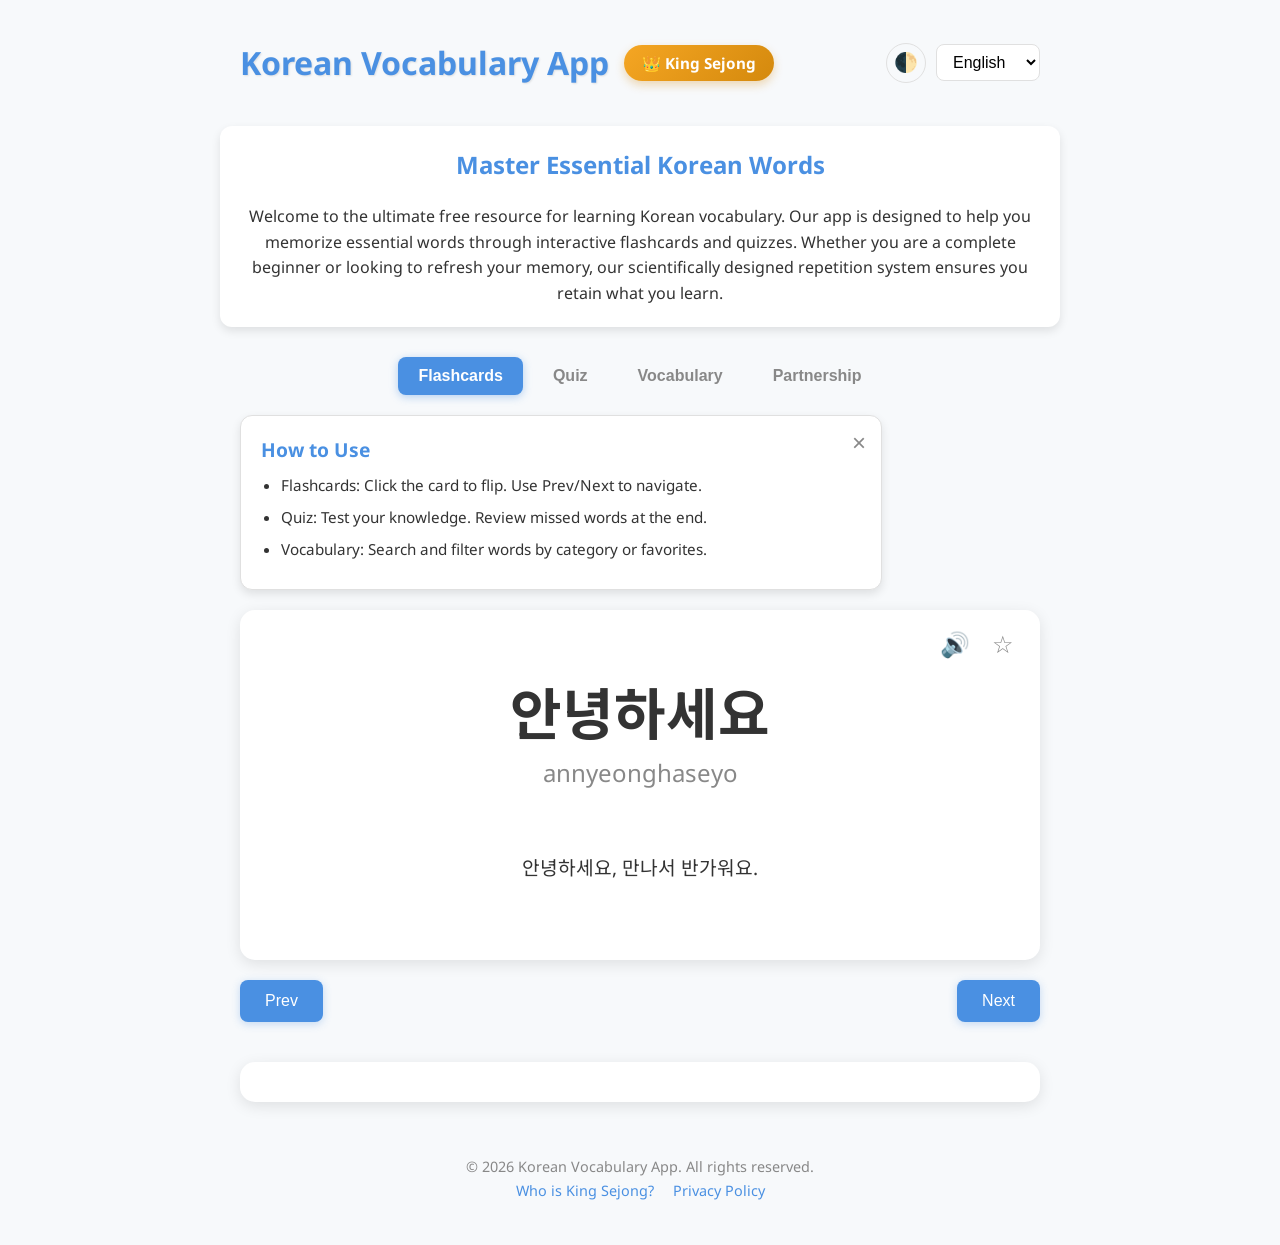
<file: index.html>
<!DOCTYPE html>
<html lang="en">
<head>
    <meta charset="UTF-8">
    <meta name="google-adsense-account" content="ca-pub-5316404545961535">
    <meta name="viewport" content="width=device-width, initial-scale=1.0">
    <meta name="description" content="Master Korean vocabulary with our free, interactive flashcards and quizzes. Perfect for beginners learning Hangul, basic phrases, and essential words. Join our community today!">
    <meta name="keywords" content="Korean vocabulary, learn Korean, Hangul, flashcards, Korean quiz, language learning app, free Korean lessons">
    <title>Korean Vocabulary App - Learn Korean Effectively</title>
    <link rel="stylesheet" href="style.css">
    <link rel="preconnect" href="https://fonts.googleapis.com">
    <link rel="preconnect" href="https://fonts.gstatic.com" crossorigin>
    <link href="https://fonts.googleapis.com/css2?family=Noto+Sans+KR:wght@400;700&family=Noto+Sans:wght@400;700&display=swap" rel="stylesheet">
    <script async src="https://pagead2.googlesyndication.com/pagead/js/adsbygoogle.js?client=ca-pub-5316404545961535"
     crossorigin="anonymous"></script>
</head>
<body>
    <header>
        <div class="header-left">
            <h1 data-i18n="appTitle">Korean Vocabulary App</h1>
            <a href="king-sejong.html" class="sejong-highlight-btn" data-i18n="tabSejong">King Sejong</a>
        </div>
        <div class="header-right">
            <button id="theme-toggle" title="Toggle Dark/Light Mode">🌓</button>
            <div class="settings-container">
                <select id="language-selector"></select>
            </div>
        </div>
    </header>

    <div class="intro-content">
        <h2 data-i18n="introTitle">Master Essential Korean Words</h2>
        <p data-i18n="introText">Welcome to the ultimate free resource for learning Korean vocabulary. Our app is designed to help you memorize essential words through interactive flashcards and quizzes. Whether you are a complete beginner or looking to refresh your memory, our scientifically designed repetition system ensures you retain what you learn.</p>
    </div>

    <nav id="tab-nav">
        <button class="tab-link active" data-tab="flashcards" data-i18n="tabFlashcards">Flashcards</button>
        <button class="tab-link" data-tab="quiz" data-i18n="tabQuiz">Quiz</button>
        <button class="tab-link" data-tab="vocabulary" data-i18n="tabVocabulary">Vocabulary</button>
        <button class="tab-link" data-tab="partnership" data-i18n="tabPartnership">Partnership</button>
    </nav>

    <main id="app-container">
        <!-- How to Use Section -->
        <section id="how-to-use" class="info-section">
            <h2 data-i18n="howToUseTitle">How to Use</h2>
            <ul>
                <li data-i18n="howToUseStep1">Flashcards: Click the card to flip. Use Prev/Next to navigate.</li>
                <li data-i18n="howToUseStep2">Quiz: Test your knowledge. Review missed words at the end.</li>
                <li data-i18n="howToUseStep3">Vocabulary: Search and filter words by category or favorites.</li>
            </ul>
            <button id="close-how-to-use" class="small-btn">×</button>
        </section>

        <!-- Flashcards Section -->
        <section id="flashcards" class="tab-content active">
            <div id="flashcard-container"></div>
            <div class="flashcard-nav">
                <button id="prev-word" data-i18n="prevButton">Prev</button>
                <button id="next-word" data-i18n="nextButton">Next</button>
            </div>
        </section>

        <!-- Quiz Section -->
        <section id="quiz" class="tab-content">
            <div id="quiz-container"></div>
            <button id="start-quiz" data-i18n="startQuizButton">Start Quiz</button>
						<button id="review-wrong-answers" data-i18n="reviewWrongAnswers" style="display: none;"></button>
        </section>

        <!-- Vocabulary List Section -->
        <section id="vocabulary" class="tab-content">
            <div class="filters">
                <input type="text" id="search-bar" placeholder="Search..." data-i18n-placeholder="searchPlaceholder">
                <select id="category-filter">
                    <option value="all" data-i18n="allCategories">All Categories</option>
                </select>
                <button id="favorites-filter" data-i18n="showFavorites">Show Favorites</button>
            </div>
            <div id="vocabulary-list"></div>
        </section>

        <!-- Partnership Section -->
        <section id="partnership" class="tab-content">
            <div class="contact-form-container">
                <h2 data-i18n="partnershipTitle">Partnership Inquiry</h2>
                <form action="https://formspree.io/f/mnjgddrr" method="POST" id="contact-form">
                    <div class="form-group">
                        <label for="name" data-i18n="formName">Name</label>
                        <input type="text" name="name" id="name" required data-i18n-placeholder="namePlaceholder">
                    </div>
                    <div class="form-group">
                        <label for="email" data-i18n="formEmail">Email</label>
                        <input type="email" name="email" id="email" required data-i18n-placeholder="emailPlaceholder">
                    </div>
                    <div class="form-group">
                        <label for="message" data-i18n="formMessage">Message</label>
                        <textarea name="message" id="message" rows="5" required data-i18n-placeholder="messagePlaceholder"></textarea>
                    </div>
                    <button type="submit" class="submit-btn" data-i18n="formSubmit">Send Message</button>
                </form>
            </div>
        </section>

        <!-- Disqus Comments Section -->
        <section id="comments" class="comments-section">
            <div id="disqus_thread"></div>
            <noscript>Please enable JavaScript to view the <a href="https://disqus.com/?ref_noscript">comments powered by Disqus.</a></noscript>
        </section>
    </main>

    <footer>
        <p>&copy; 2026 Korean Vocabulary App. All rights reserved.</p>
        <p>
            <a href="king-sejong.html" data-i18n="footerSejong" style="color: var(--primary-color); text-decoration: none; margin-right: 15px;">Who is King Sejong?</a>
            <a href="privacy.html" style="color: var(--primary-color); text-decoration: none;">Privacy Policy</a>
        </p>
    </footer>

    <template id="flashcard-template">
        <div class="flashcard">
            <div class="flashcard-inner">
                <div class="flashcard-front">
                    <div class="word-info">
                        <h2 class="korean-word"></h2>
                        <p class="romanization"></p>
                    </div>
                    <div class="card-actions">
                        <button class="pronounce-btn" title="Pronounce">🔊</button>
                        <button class="favorite-btn" title="Favorite">☆</button>
                    </div>
                    <p class="example-sentence-korean"></p>
                </div>
                <div class="flashcard-back">
                    <h3 class="meaning"></h3>
                    <p class="example-sentence-translation"></p>
                </div>
            </div>
        </div>
    </template>

    <script src="vocabulary_data.js"></script>
    <script src="app.js"></script>
</body>
</html>
</file>
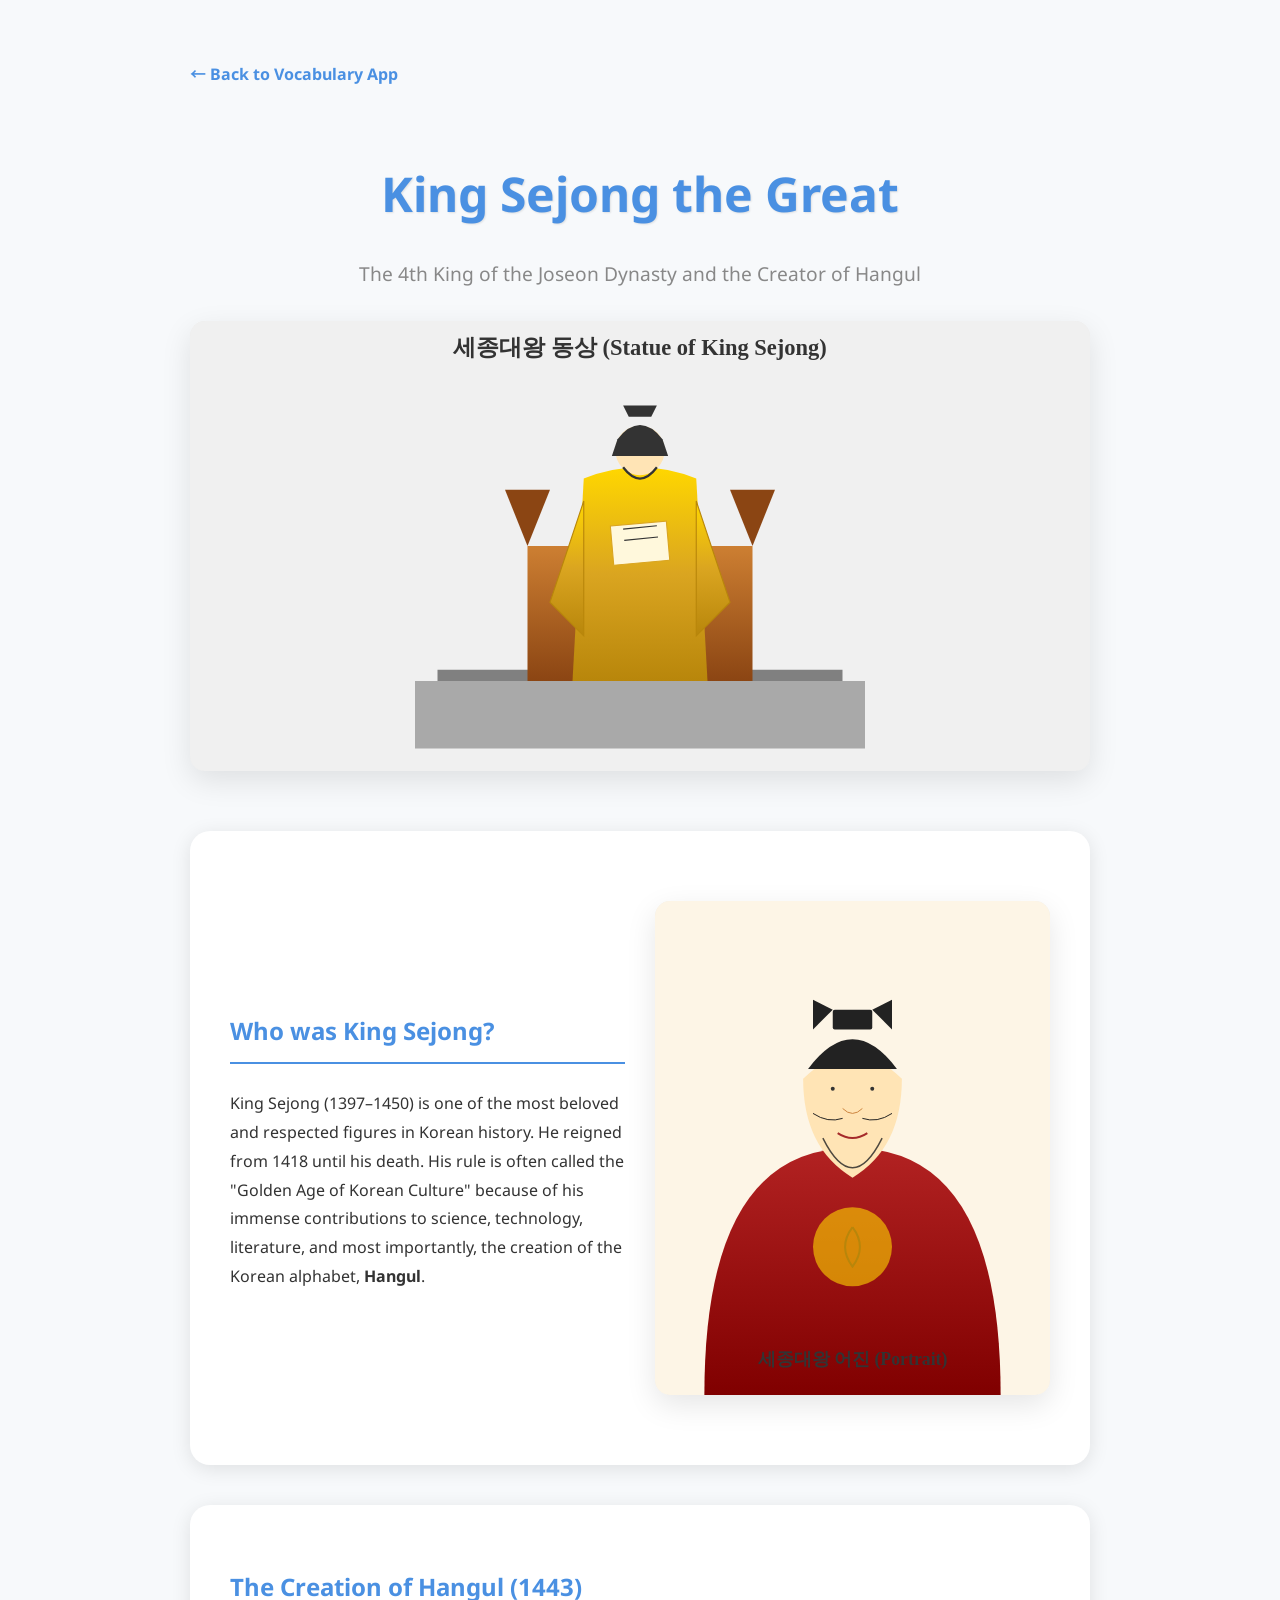
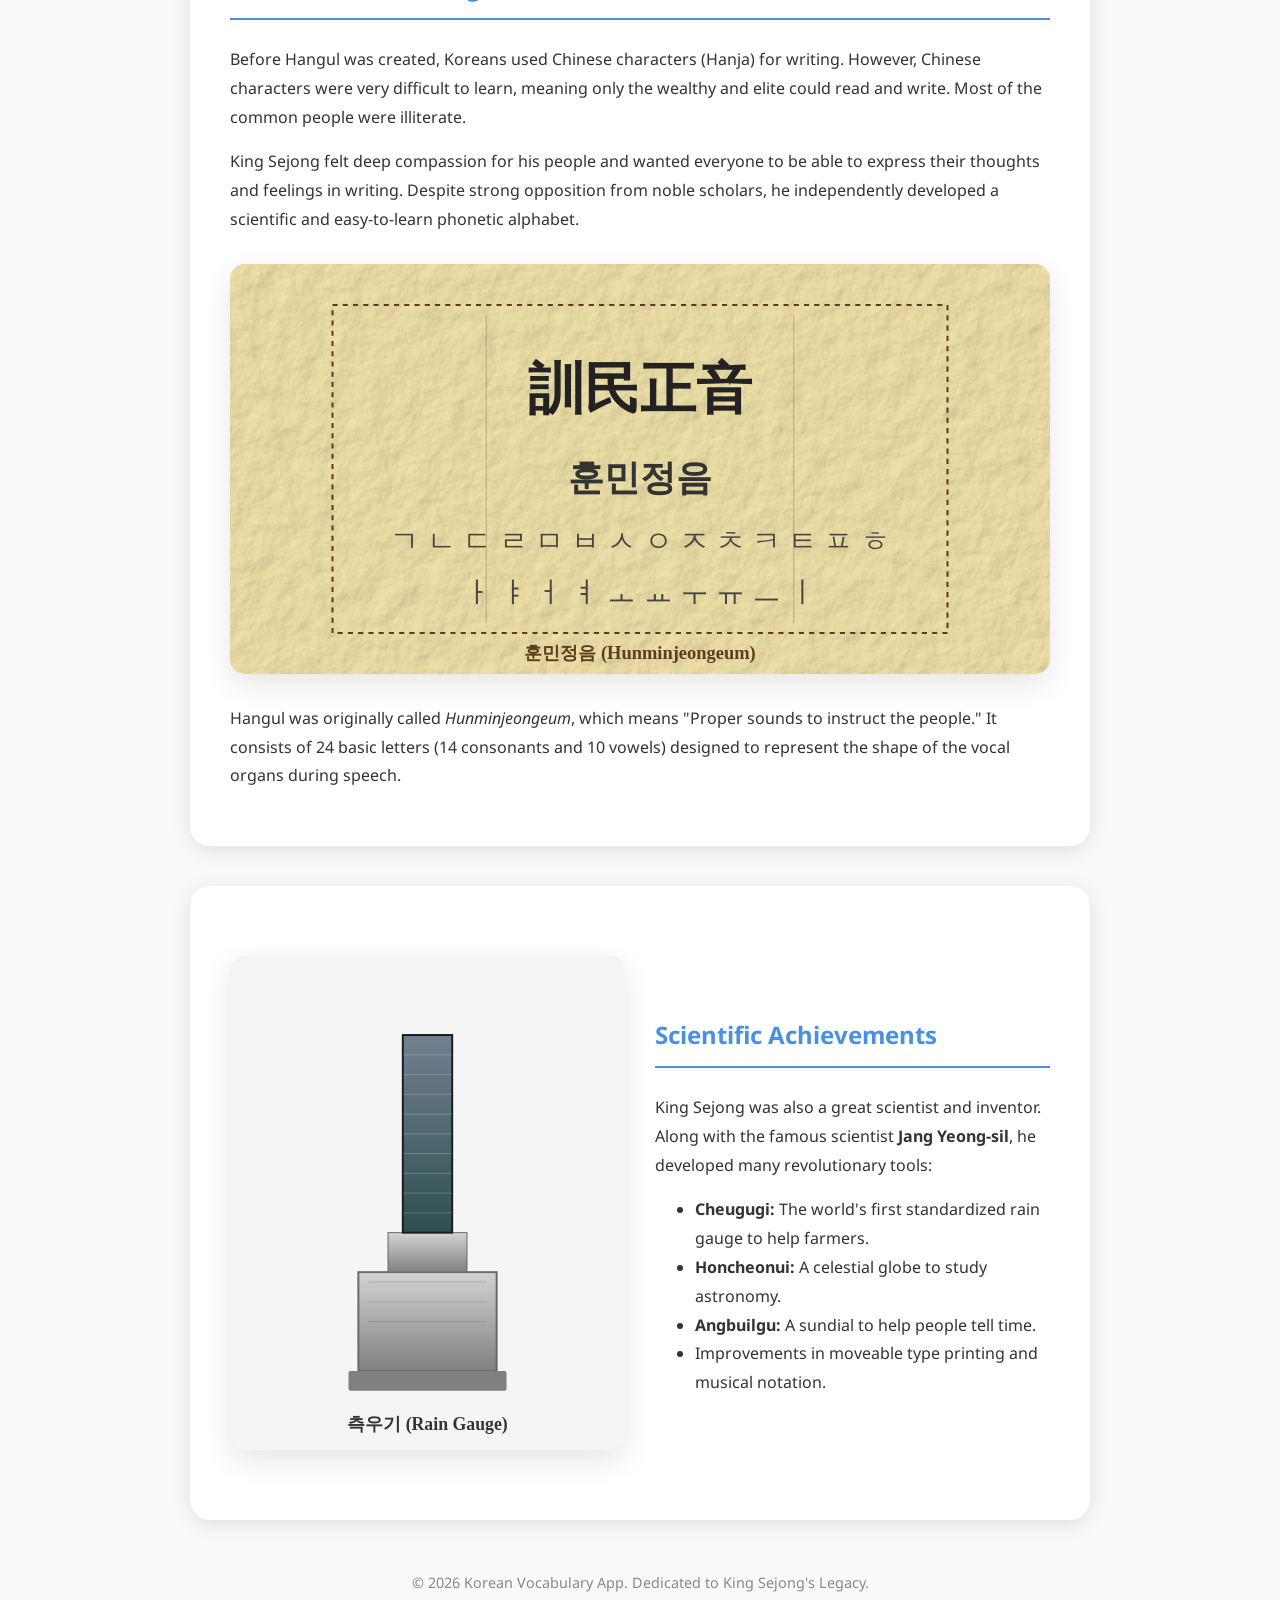
<file: king-sejong.html>
<!DOCTYPE html>
<html lang="en">
<head>
    <meta charset="UTF-8">
    <meta name="viewport" content="width=device-width, initial-scale=1.0">
    <title>King Sejong the Great - The Creator of Hangul</title>
    <link rel="stylesheet" href="style.css">
    <link rel="preconnect" href="https://fonts.googleapis.com">
    <link rel="preconnect" href="https://fonts.gstatic.com" crossorigin>
    <link href="https://fonts.googleapis.com/css2?family=Noto+Sans+KR:wght@400;700&family=Noto+Sans:wght@400;700&display=swap" rel="stylesheet">
    <style>
        .sejong-page {
            max-width: 900px;
            margin: 0 auto;
            padding: 40px 20px;
            line-height: 1.8;
            color: var(--text-color);
        }
        .hero-section {
            text-align: center;
            margin-bottom: 60px;
        }
        .hero-section h1 {
            font-size: 3rem;
            margin-bottom: 10px;
        }
        .hero-section p {
            font-size: 1.2rem;
            color: var(--light-text-color);
        }
        .image-container {
            width: 100%;
            margin: 30px 0;
            border-radius: 15px;
            overflow: hidden;
            box-shadow: 0 10px 30px var(--shadow-color);
            background-color: #eee;
            min-height: 200px;
            display: flex;
            align-items: center;
            justify-content: center;
        }
        .image-container img {
            width: 100%;
            height: auto;
            display: block;
        }
        .content-section {
            background-color: var(--card-background);
            padding: 40px;
            border-radius: 20px;
            box-shadow: 0 4px 20px var(--shadow-color);
            margin-bottom: 40px;
        }
        .content-section h2 {
            color: var(--primary-color);
            border-bottom: 2px solid var(--primary-color);
            padding-bottom: 10px;
            margin-bottom: 25px;
        }
        .grid-layout {
            display: grid;
            grid-template-columns: 1fr 1fr;
            gap: 30px;
            align-items: center;
        }
        .back-home {
            display: inline-block;
            margin-bottom: 30px;
            color: var(--primary-color);
            text-decoration: none;
            font-weight: 700;
        }
        .back-home:before {
            content: "← ";
        }
        @media (max-width: 768px) {
            .grid-layout {
                grid-template-columns: 1fr;
            }
            .hero-section h1 {
                font-size: 2.2rem;
            }
        }
    </style>
</head>
<body>
    <div class="sejong-page">
        <a href="index.html" class="back-home">Back to Vocabulary App</a>

        <div class="hero-section">
            <h1>King Sejong the Great</h1>
            <p>The 4th King of the Joseon Dynasty and the Creator of Hangul</p>
            <div class="image-container">
                <img src="images/sejong-statue.svg" alt="Statue of King Sejong the Great">
            </div>
        </div>

        <section class="content-section">
            <div class="grid-layout">
                <div>
                    <h2>Who was King Sejong?</h2>
                    <p>King Sejong (1397–1450) is one of the most beloved and respected figures in Korean history. He reigned from 1418 until his death. His rule is often called the "Golden Age of Korean Culture" because of his immense contributions to science, technology, literature, and most importantly, the creation of the Korean alphabet, <strong>Hangul</strong>.</p>
                </div>
                <div class="image-container">
                    <img src="images/sejong-portrait.svg" alt="Portrait of King Sejong">
                </div>
            </div>
        </section>

        <section class="content-section">
            <h2>The Creation of Hangul (1443)</h2>
            <p>Before Hangul was created, Koreans used Chinese characters (Hanja) for writing. However, Chinese characters were very difficult to learn, meaning only the wealthy and elite could read and write. Most of the common people were illiterate.</p>
            <p>King Sejong felt deep compassion for his people and wanted everyone to be able to express their thoughts and feelings in writing. Despite strong opposition from noble scholars, he independently developed a scientific and easy-to-learn phonetic alphabet.</p>
            <div class="image-container">
                <img src="images/hunminjeongeum.svg" alt="The Hunminjeongeum manuscript">
            </div>
            <p>Hangul was originally called <em>Hunminjeongeum</em>, which means "Proper sounds to instruct the people." It consists of 24 basic letters (14 consonants and 10 vowels) designed to represent the shape of the vocal organs during speech.</p>
        </section>

        <section class="content-section">
            <div class="grid-layout">
                <div class="image-container">
                    <img src="images/cheugugi.svg" alt="Cheugugi - The first rain gauge">
                </div>
                <div>
                    <h2>Scientific Achievements</h2>
                    <p>King Sejong was also a great scientist and inventor. Along with the famous scientist <strong>Jang Yeong-sil</strong>, he developed many revolutionary tools:</p>
                    <ul>
                        <li><strong>Cheugugi:</strong> The world's first standardized rain gauge to help farmers.</li>
                        <li><strong>Honcheonui:</strong> A celestial globe to study astronomy.</li>
                        <li><strong>Angbuilgu:</strong> A sundial to help people tell time.</li>
                        <li>Improvements in moveable type printing and musical notation.</li>
                    </ul>
                </div>
            </div>
        </section>

        <footer style="text-align: center; margin-top: 50px; color: var(--light-text-color);">
            <p>&copy; 2026 Korean Vocabulary App. Dedicated to King Sejong's Legacy.</p>
        </footer>
    </div>
</body>
</html>
</file>
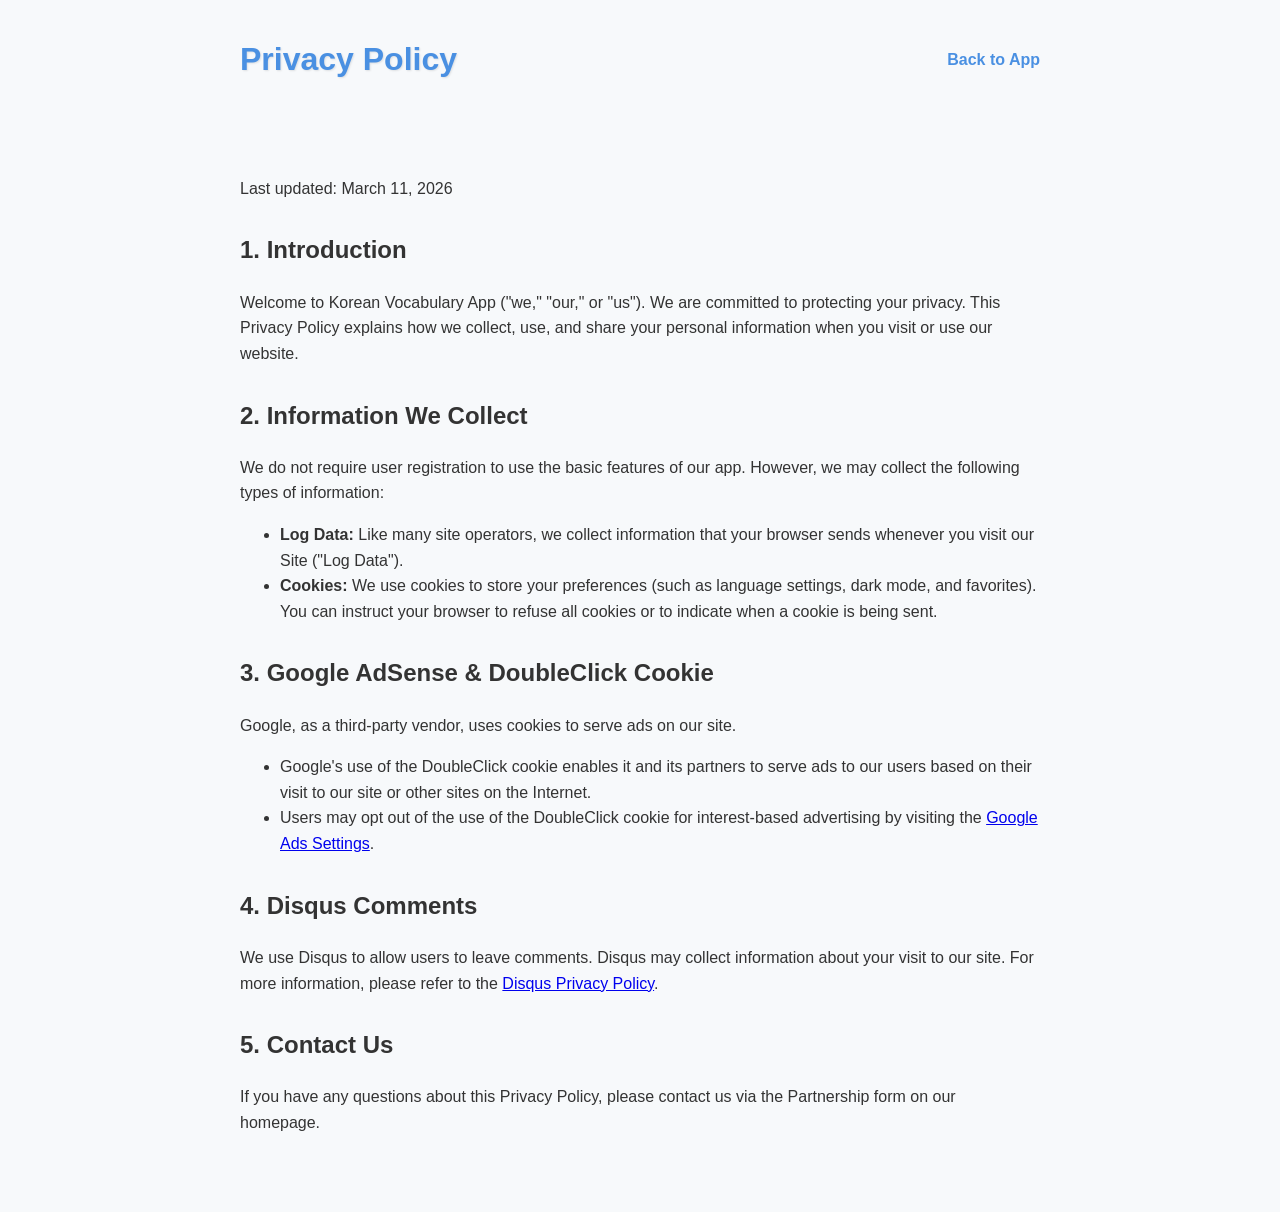
<file: privacy.html>
<!DOCTYPE html>
<html lang="en">
<head>
    <meta charset="UTF-8">
    <meta name="viewport" content="width=device-width, initial-scale=1.0">
    <title>Privacy Policy - Korean Vocabulary App</title>
    <link rel="stylesheet" href="style.css">
    <style>
        .privacy-container {
            max-width: 800px;
            margin: 0 auto;
            padding: 40px 20px;
            line-height: 1.6;
        }
        h1 { color: var(--primary-color); }
        h2 { margin-top: 30px; color: var(--text-color); }
        ul { margin-bottom: 20px; }
    </style>
</head>
<body>
    <header>
        <h1>Privacy Policy</h1>
        <div class="header-right">
            <a href="index.html" style="text-decoration: none; font-weight: bold; color: var(--primary-color);">Back to App</a>
        </div>
    </header>

    <main class="privacy-container">
        <p>Last updated: March 11, 2026</p>

        <h2>1. Introduction</h2>
        <p>Welcome to Korean Vocabulary App ("we," "our," or "us"). We are committed to protecting your privacy. This Privacy Policy explains how we collect, use, and share your personal information when you visit or use our website.</p>

        <h2>2. Information We Collect</h2>
        <p>We do not require user registration to use the basic features of our app. However, we may collect the following types of information:</p>
        <ul>
            <li><strong>Log Data:</strong> Like many site operators, we collect information that your browser sends whenever you visit our Site ("Log Data").</li>
            <li><strong>Cookies:</strong> We use cookies to store your preferences (such as language settings, dark mode, and favorites). You can instruct your browser to refuse all cookies or to indicate when a cookie is being sent.</li>
        </ul>

        <h2>3. Google AdSense & DoubleClick Cookie</h2>
        <p>Google, as a third-party vendor, uses cookies to serve ads on our site.</p>
        <ul>
            <li>Google's use of the DoubleClick cookie enables it and its partners to serve ads to our users based on their visit to our site or other sites on the Internet.</li>
            <li>Users may opt out of the use of the DoubleClick cookie for interest-based advertising by visiting the <a href="https://adssettings.google.com/" target="_blank" rel="nofollow">Google Ads Settings</a>.</li>
        </ul>

        <h2>4. Disqus Comments</h2>
        <p>We use Disqus to allow users to leave comments. Disqus may collect information about your visit to our site. For more information, please refer to the <a href="https://help.disqus.com/terms-and-policies/disqus-privacy-policy" target="_blank" rel="nofollow">Disqus Privacy Policy</a>.</p>

        <h2>5. Contact Us</h2>
        <p>If you have any questions about this Privacy Policy, please contact us via the Partnership form on our homepage.</p>
    </main>

    <script>
        // Apply theme based on local storage
        const savedState = localStorage.getItem('koreanApp.state');
        if (savedState) {
            const state = JSON.parse(savedState);
            document.body.classList.toggle('dark-mode', state.theme === 'dark');
        }
    </script>
</body>
</html>
</file>
<file: style.css>
:root {
    --primary-color: #4a90e2;
    --secondary-color: #f5a623;
    --background-color: #f7f9fb;
    --card-background: #ffffff;
    --text-color: #333;
    --light-text-color: #888;
    --border-color: #e0e0e0;
    --shadow-color: rgba(0, 0, 0, 0.1);
    --font-family: 'Noto Sans', 'Noto Sans KR', sans-serif;
}

body.dark-mode {
    --background-color: #121212;
    --card-background: #1e1e1e;
    --text-color: #e0e0e0;
    --light-text-color: #b0b0b0;
    --border-color: #333;
    --shadow-color: rgba(0, 0, 0, 0.5);
}

body {
    font-family: var(--font-family);
    background-color: var(--background-color);
    color: var(--text-color);
    margin: 0;
    padding: 20px;
    display: flex;
    flex-direction: column;
    align-items: center;
    transition: background-color 0.3s, color 0.3s;
}

header {
    width: 100%;
    max-width: 800px;
    display: flex;
    justify-content: space-between;
    align-items: center;
    margin-bottom: 20px;
}

.header-left {
    display: flex;
    align-items: center;
    gap: 15px;
}

.sejong-highlight-btn {
    background: linear-gradient(135deg, #f5a623 0%, #d4890d 100%);
    color: white;
    padding: 8px 18px;
    border-radius: 20px;
    text-decoration: none;
    font-size: 0.95rem;
    font-weight: 700;
    box-shadow: 0 4px 10px rgba(212, 137, 13, 0.3);
    transition: transform 0.3s, box-shadow 0.3s;
    white-space: nowrap;
    display: flex;
    align-items: center;
    gap: 5px;
    animation: sejong-pulse 2s infinite;
}

.sejong-highlight-btn:hover {
    transform: scale(1.08) translateY(-2px);
    box-shadow: 0 6px 15px rgba(212, 137, 13, 0.4);
    background: linear-gradient(135deg, #ffb037 0%, #e69516 100%);
}

@keyframes sejong-pulse {
    0% { box-shadow: 0 0 0 0 rgba(245, 166, 35, 0.4); }
    70% { box-shadow: 0 0 0 10px rgba(245, 166, 35, 0); }
    100% { box-shadow: 0 0 0 0 rgba(245, 166, 35, 0); }
}

.header-right {
    display: flex;
    gap: 10px;
    align-items: center;
}

#theme-toggle {
    background: none;
    border: 1px solid var(--border-color);
    border-radius: 50%;
    width: 40px;
    height: 40px;
    cursor: pointer;
    font-size: 1.2rem;
    display: flex;
    align-items: center;
    justify-content: center;
    transition: background-color 0.3s;
    color: var(--text-color);
}

#theme-toggle:hover {
    background-color: var(--border-color);
}

h1 {
    font-size: 2rem;
    color: var(--primary-color);
    text-shadow: 1px 1px 2px var(--shadow-color);
}

.settings-container select {
    padding: 8px 12px;
    border: 1px solid var(--border-color);
    border-radius: 8px;
    font-size: 1rem;
    background-color: var(--card-background);
}

#tab-nav {
    display: flex;
    gap: 10px;
    margin-bottom: 20px;
}

.tab-link, .tab-link-external {
    padding: 10px 20px;
    font-size: 1rem;
    font-weight: 700;
    border: none;
    background-color: transparent;
    color: var(--light-text-color);
    border-radius: 8px;
    cursor: pointer;
    transition: background-color 0.3s, color 0.3s;
    text-decoration: none;
    display: inline-block;
}

.tab-link:hover, .tab-link-external:hover {
    background-color: rgba(74, 144, 226, 0.1);
    color: var(--primary-color);
}

.tab-link.active {
    background-color: var(--primary-color);
    color: white;
    box-shadow: 0 2px 8px rgba(74, 144, 226, 0.4);
}

main {
    width: 100%;
    max-width: 800px;
}

.intro-content {
    background-color: var(--card-background);
    padding: 20px;
    border-radius: 12px;
    box-shadow: 0 4px 10px var(--shadow-color);
    margin-bottom: 30px;
    width: 100%;
    max-width: 800px;
    text-align: center;
    line-height: 1.6;
}

.intro-content h2 {
    color: var(--primary-color);
    margin-top: 0;
}

.intro-content p {
    color: var(--text-color);
    margin-bottom: 0;
}

.info-section {
    background-color: var(--card-background);
    border: 1px solid var(--border-color);
    border-radius: 12px;
    padding: 20px;
    margin-bottom: 20px;
    position: relative;
    box-shadow: 0 4px 10px var(--shadow-color);
    width: 100%;
    max-width: 600px;
    animation: fadeIn 0.5s ease-out;
}

.info-section h2 {
    margin-top: 0;
    color: var(--primary-color);
    font-size: 1.2rem;
    margin-bottom: 10px;
}

.info-section ul {
    margin: 0;
    padding-left: 20px;
    color: var(--text-color);
    font-size: 0.95rem;
    line-height: 1.6;
}

.info-section li {
    margin-bottom: 8px;
}

.small-btn {
    position: absolute;
    top: 10px;
    right: 10px;
    background: none;
    border: none;
    font-size: 1.5rem;
    cursor: pointer;
    color: var(--light-text-color);
    line-height: 1;
    padding: 5px;
    transition: color 0.3s;
}

.small-btn:hover {
    color: var(--text-color);
}

@keyframes fadeIn {
    from { opacity: 0; transform: translateY(-10px); }
    to { opacity: 1; transform: translateY(0); }
}

.tab-content {
    display: none;
}

.tab-content.active {
    display: block;
}

/* Flashcard Styles */
#flashcard-container {
    perspective: 1000px;
    height: 350px;
}

.flashcard {
    width: 100%;
    height: 100%;
    position: relative;
    cursor: pointer;
}

.flashcard-inner {
    width: 100%;
    height: 100%;
    transform-style: preserve-3d;
    transition: transform 0.6s;
    position: absolute;
}

.flashcard.flipped .flashcard-inner {
    transform: rotateY(180deg);
}

.flashcard-front,
.flashcard-back {
    position: absolute;
    width: 100%;
    height: 100%;
    backface-visibility: hidden;
    display: flex;
    flex-direction: column;
    justify-content: center;
    align-items: center;
    background-color: var(--card-background);
    border-radius: 15px;
    box-shadow: 0 4px 15px var(--shadow-color);
    padding: 20px;
    box-sizing: border-box;
}

.flashcard-back {
    transform: rotateY(180deg);
}

.word-info {
    text-align: center;
    margin-bottom: 20px;
}

.korean-word {
    font-size: 3.5rem;
    margin: 0;
}

.romanization {
    font-size: 1.5rem;
    color: var(--light-text-color);
    margin-top: 5px;
}

.example-sentence-korean, .example-sentence-translation {
    font-size: 1.2rem;
    text-align: center;
    margin-top: 20px;
}

.meaning {
    font-size: 2rem;
    color: var(--primary-color);
}

.card-actions {
    position: absolute;
    top: 20px;
    right: 20px;
    display: flex;
    gap: 10px;
}

.pronounce-btn, .favorite-btn {
    background: none;
    border: none;
    font-size: 1.5rem;
    cursor: pointer;
    color: var(--light-text-color);
}

.favorite-btn.favorited {
    color: var(--secondary-color);
}

.flashcard-nav {
    display: flex;
    justify-content: space-between;
    margin-top: 20px;
}

.flashcard-nav button {
    padding: 12px 25px;
    font-size: 1rem;
    border: none;
    border-radius: 8px;
    background-color: var(--primary-color);
    color: white;
    cursor: pointer;
    box-shadow: 0 2px 8px rgba(74, 144, 226, 0.3);
    transition: background-color 0.3s;
}

.flashcard-nav button:hover {
    background-color: #3a80d2;
}

/* Quiz Styles */
#quiz-container {
    background-color: var(--card-background);
    padding: 30px;
    border-radius: 15px;
    box-shadow: 0 4px 15px var(--shadow-color);
}

#quiz-container .question {
    font-size: 1.8rem;
    margin-bottom: 20px;
}

#quiz-container .options {
    display: grid;
    grid-template-columns: 1fr 1fr;
    gap: 15px;
}

#quiz-container .option {
    padding: 15px;
    font-size: 1.1rem;
    border: 1px solid var(--border-color);
    border-radius: 8px;
    cursor: pointer;
    transition: background-color 0.3s, border-color 0.3s;
}

#quiz-container .option:hover {
    background-color: #e9f2fe;
}

#quiz-container .option.correct {
    background-color: #d4edda;
    border-color: #c3e6cb;
}

#quiz-container .option.incorrect {
    background-color: #f8d7da;
    border-color: #f5c6cb;
}

#start-quiz, #review-wrong-answers {
    display: block;
    margin: 20px auto;
    padding: 15px 30px;
    font-size: 1.2rem;
    border: none;
    border-radius: 8px;
    background-color: var(--secondary-color);
    color: white;
    cursor: pointer;
    box-shadow: 0 2px 8px rgba(245, 166, 35, 0.4);
}

/* Contact Form Styles */
.contact-form-container {
    background-color: var(--card-background);
    padding: 30px;
    border-radius: 15px;
    box-shadow: 0 4px 15px var(--shadow-color);
    max-width: 600px;
    margin: 0 auto;
}

.contact-form-container h2 {
    color: var(--primary-color);
    margin-bottom: 25px;
    text-align: center;
}

.form-group {
    margin-bottom: 20px;
    display: flex;
    flex-direction: column;
    gap: 8px;
}

.form-group label {
    font-weight: 700;
    color: var(--text-color);
}

.form-group input, 
.form-group textarea {
    padding: 12px;
    border: 1px solid var(--border-color);
    border-radius: 8px;
    background-color: var(--background-color);
    color: var(--text-color);
    font-family: inherit;
    font-size: 1rem;
    transition: border-color 0.3s;
}

.form-group input:focus, 
.form-group textarea:focus {
    outline: none;
    border-color: var(--primary-color);
}

.submit-btn {
    width: 100%;
    padding: 15px;
    font-size: 1.1rem;
    font-weight: 700;
    border: none;
    border-radius: 8px;
    background-color: var(--primary-color);
    color: white;
    cursor: pointer;
    transition: background-color 0.3s;
    margin-top: 10px;
}

.submit-btn:hover {
    background-color: #3a80d2;
}

/* Comments Section Styles */
.comments-section {
    margin-top: 40px;
    padding: 20px;
    background-color: var(--card-background);
    border-radius: 15px;
    box-shadow: 0 4px 15px var(--shadow-color);
    width: 100%;
    max-width: 800px;
    box-sizing: border-box;
}

/* Vocabulary List Styles */
.filters {
    display: flex;
    gap: 10px;
    margin-bottom: 20px;
}

#search-bar, #category-filter {
    padding: 10px;
    border: 1px solid var(--border-color);
    border-radius: 8px;
    font-size: 1rem;
}

#search-bar {
    flex-grow: 1;
}

#favorites-filter {
    padding: 10px 15px;
    border: 1px solid var(--border-color);
    border-radius: 8px;
    background-color: var(--card-background);
    cursor: pointer;
}

#vocabulary-list {
    display: grid;
    grid-template-columns: repeat(auto-fill, minmax(250px, 1fr));
    gap: 15px;
}

.vocab-item {
    background-color: var(--card-background);
    padding: 15px;
    border-radius: 10px;
    box-shadow: 0 2px 8px var(--shadow-color);
    display: flex;
    flex-direction: column;
    position: relative;
    padding-right: 45px;
}

.vocab-item .korean-word {
    font-size: 1.5rem;
    font-weight: 700;
}

.vocab-item .romanization {
    font-size: 1rem;
    color: var(--light-text-color);
}

.vocab-item .meaning {
    font-size: 1.1rem;
    margin-top: 10px;
    color: var(--primary-color);
}

.vocab-item .favorite-btn {
    position: absolute;
    top: 15px;
    right: 15px;
    background: none;
    border: none;
    font-size: 1.5rem;
    cursor: pointer;
    color: var(--light-text-color);
    padding: 0;
}

.vocab-item .favorite-btn.favorited {
    color: var(--secondary-color);
}

/* Footer Styles */
footer {
    margin-top: 50px;
    text-align: center;
    color: var(--light-text-color);
    font-size: 0.9rem;
    padding-bottom: 20px;
    width: 100%;
}

footer p {
    margin: 5px 0;
}

/* Responsive Design */
@media (max-width: 768px) {
    body {
        padding: 15px;
    }

    header {
        flex-direction: column;
        gap: 15px;
        text-align: center;
    }

    h1 {
        font-size: 1.8rem;
        margin: 0;
    }

    .header-right {
        width: 100%;
        justify-content: center;
    }

    .intro-content {
        padding: 15px;
        margin-bottom: 20px;
    }

    .intro-content h2 {
        font-size: 1.3rem;
    }

    .intro-content p {
        font-size: 0.9rem;
    }

    .info-section {
        padding: 15px;
        margin-bottom: 15px;
    }

    .info-section h2 {
        font-size: 1.1rem;
    }

    .info-section ul {
        font-size: 0.85rem;
    }

    #tab-nav {
        width: 100%;
        overflow-x: auto;
        justify-content: flex-start;
        padding-bottom: 8px;
        -webkit-overflow-scrolling: touch;
        scrollbar-width: none;
        -ms-overflow-style: none;
        border-bottom: 1px solid var(--border-color);
    }

    #tab-nav::-webkit-scrollbar {
        display: none;
    }

    .tab-link {
        flex: 0 0 auto;
        padding: 8px 15px;
        font-size: 0.9rem;
    }

    .card-actions {
        top: 10px;
        right: 10px;
    }

    .pronounce-btn, .favorite-btn {
        font-size: 1.2rem;
    }

    #flashcard-container {
        height: 300px;
    }

    .korean-word {
        font-size: 2.8rem;
    }

    .romanization {
        font-size: 1.2rem;
    }

    .meaning {
        font-size: 1.8rem;
    }

    #quiz-container {
        padding: 20px;
    }

    #quiz-container .options {
        grid-template-columns: 1fr;
    }

    .filters {
        flex-direction: column;
    }

    #vocabulary-list {
        grid-template-columns: 1fr;
    }

    .contact-form-container {
        padding: 20px;
    }
}

@media (max-width: 480px) {
    h1 {
        font-size: 1.5rem;
    }

    .korean-word {
        font-size: 2.2rem;
    }

    .example-sentence-korean, .example-sentence-translation {
        font-size: 1rem;
    }

    .flashcard-nav button {
        padding: 12px 20px;
        font-size: 1rem;
    }

    footer {
        margin-top: 30px;
    }

    .comments-section {
        padding: 15px;
        margin-top: 25px;
    }
}
</file>
